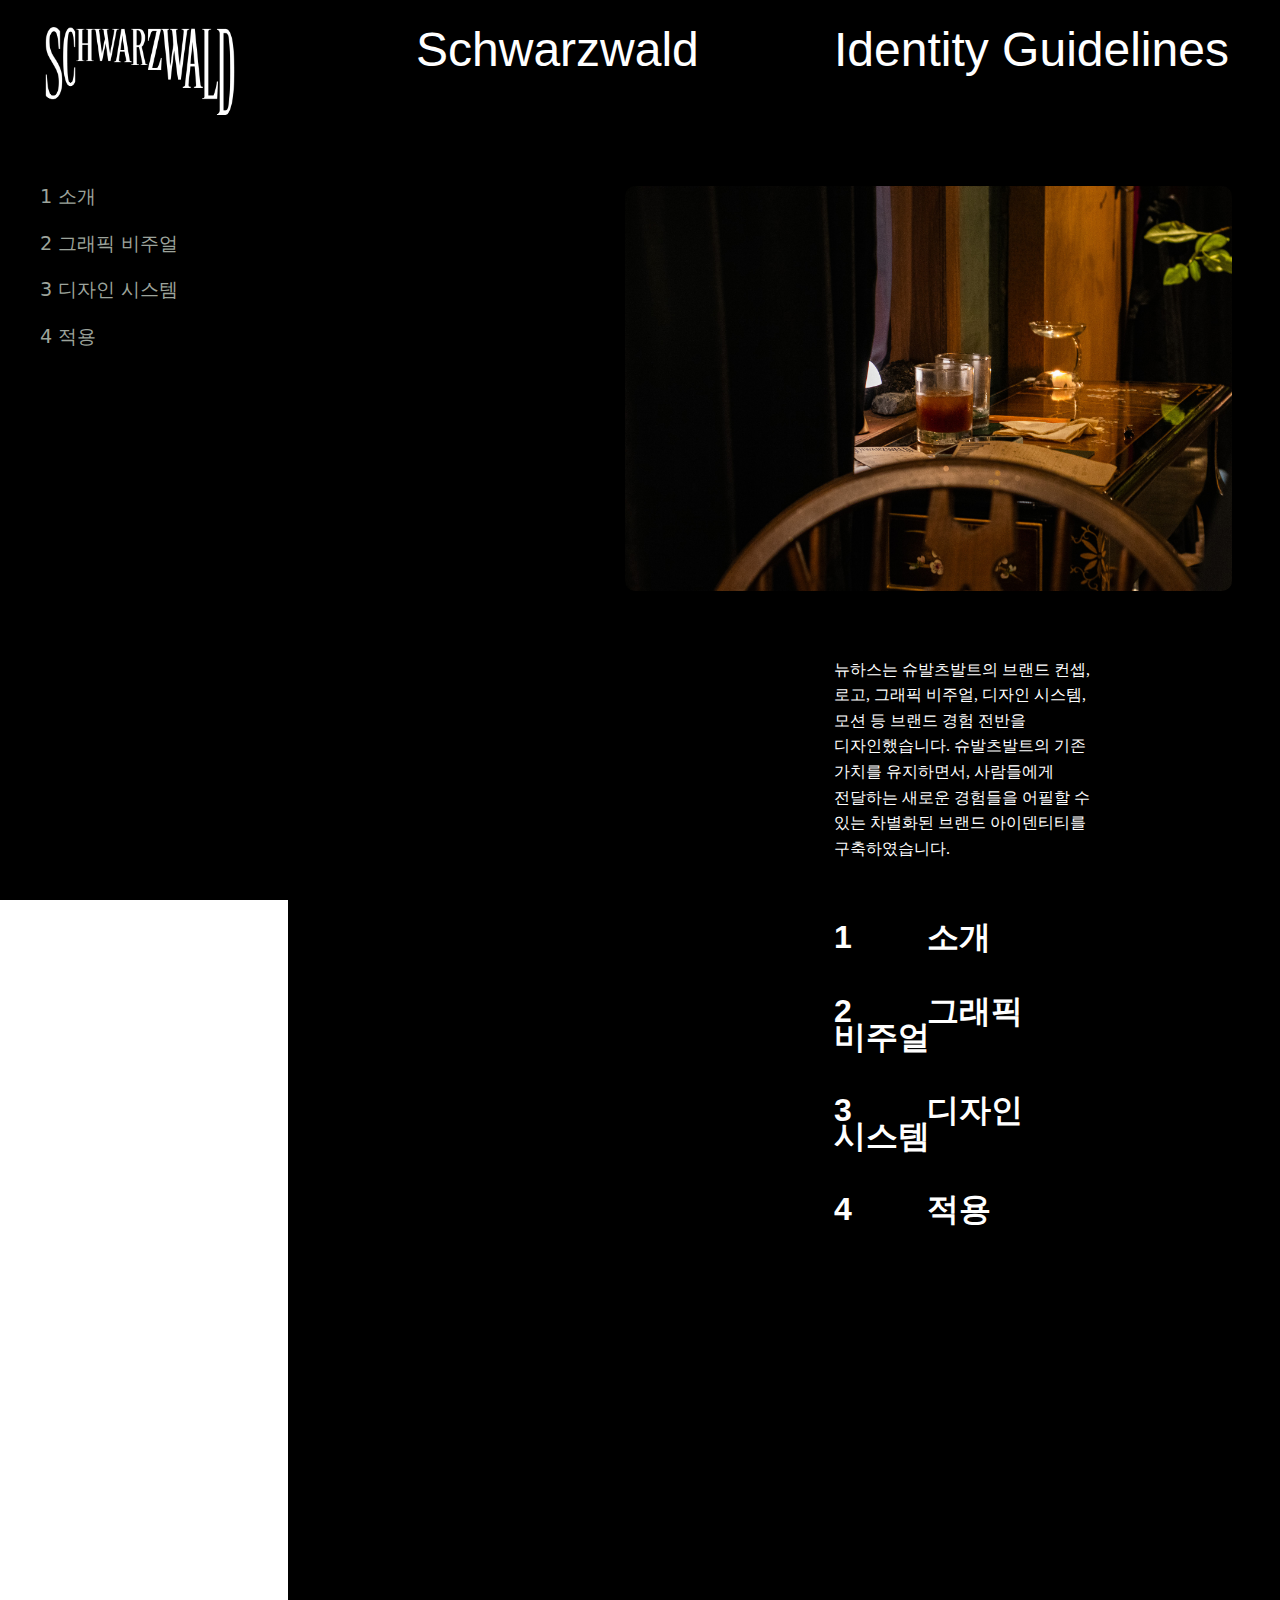
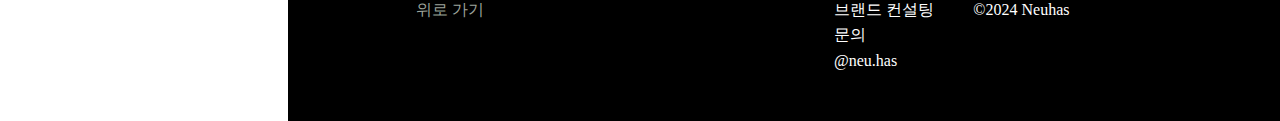
<file: index.html>
<!DOCTYPE html>
<html lang="ko">
<head>
    <meta charset="UTF-8">
    <meta http-equiv="X-UA-Compatible" content="IE=edge">
    <meta name="viewport" content="width=device-width, initial-scale=1.0">
    <link rel="stylesheet" href="/style.css">
    <link rel="icon" href="./image/favicon/icon-192x192.png">
    <title>Schwarzwald Brand System</title>
</head>
<body>
    <header>
        <div class="menu-wrapper">
            <a href="index.html"><img class="img-logo" src="./image/logo01.png" alt=""></a>
            <div class="menu-set">
                <ul>
                    <li class="menu"><a href="./subhtml/sch1.html">1 소개</a></li>
                        
                    <li><a href="./subhtml/sch2.html" class="menu">2 그래픽 비주얼</a></li>
                        
                    <li><a href="./subhtml/sch3.html" class="menu">3 디자인 시스템</a></li>
                        
                    <li><a href="./subhtml/sch4.html" class="menu">4 적용</a></li>
                        
                </ul>
            </div>
        </div>
    </header>
    <div id="page" class="grid-12" style="grid-template-columns: repeat(12, 1fr);">
        <h1 class="grid-span-6 eng" style="margin-bottom: 7rem;">Schwarzwald</h1>
        <h1 class="grid-span-6 eng" style="margin-bottom: 7rem;">Identity Guidelines</h1>
        <div class="grid-span-3"></div>
        <div class="grid-span-9">
            <img src="./image/overview01.png" alt="" style="width: 100%; margin-bottom: 4rem;">
        </div>
        <span class="grid-span-6"></span>
        <div class="grid-span-4 font-16 margin-bottom-last">  
                <div style="margin-bottom: 4rem;">
                    뉴하스는 슈발츠발트의 브랜드 컨셉, 로고, 그래픽 비주얼, 디자인 시스템, 모션 등
                    브랜드 경험 전반을 디자인했습니다. 슈발츠발트의 기존 가치를 유지하면서,
                    사람들에게 전달하는 새로운 경험들을 어필할 수 있는 차별화된 브랜드 아이덴티티를 구축하였습니다.
                </div>
                <p class="overview-list font-32"><a href="./subhtml/sch1.html"><span class="eng" style="padding-right: 4rem;">1</span> 소개</a></p>
                <p class="overview-list font-32"><a href="./subhtml/sch2.html"><span class="eng" style="padding-right: 4rem;">2</span> 그래픽 비주얼</a></p>
                <p class="overview-list font-32"><a href="./subhtml/sch3.html"><span class="eng" style="padding-right: 4rem;">3</span> 디자인 시스템</a></p>
                <p class="overview-list font-32"><a href="./subhtml/sch4.html"><span class="eng" style="padding-right: 4rem;">4</span> 적용</a></p>
        </div>
    </div>
    <footer id="page" class="grid-12 font-16" style="padding-bottom: 3rem;">
        <div class="grid-span-6">
            <a href="#top">위로 가기</a>
        </div>
        <div class="grid-span-2">
            브랜드 컨설팅 문의<br>
            @neu.has
        </div>
        <div class="grid-span-4">
            ©2024 Neuhas
        </div>
    </footer>
    <script src="https://ajax.googleapis.com/ajax/libs/jquery/3.5.1/jquery.min.js"></script>
    <script>
    $(document).ready(function(){
        // 내부 링크 클릭 이벤트 핸들러
        $('a[href^="#"]').on('click', function(event) {
            var target = $(this.getAttribute('href'));
            if( target.length ) {
                event.preventDefault(); // 기본 동작 방지
                $('html, body').stop().animate({
                    scrollTop: target.offset().top // 해당 섹션의 상단으로 스크롤
                }, 800); // 스크롤 속도 (밀리초)
            }
        });
    });
    </script>
</body>
</html>
</file>
<file: style.css>
:root {
    --black: #000;
    --white: #fff;
    --gray: #9DA49C;
    --linegray: #565656;
}

body {
    font-size: 62.5%;
    word-break: keep-all;
    margin: 0;
}

/* typography */
h1 {
    margin-top: 0;
    margin-bottom: 30px;
    font-size: 3rem;
    line-height: 101%;
    font-weight: 500;
    letter-spacing: -0.05em;
    color: var(--white);
}

.eng {
    font-family: Helvetica, sans-serif;
    letter-spacing: 0;
}

h2 {
    font-size: 2rem;
    line-height: 115%;
    font-weight: 700;
    letter-spacing: -0.02em;
    margin-top: 0;
    margin-bottom: 60px;
    color: var(--white);
}

span {
    color: var(--white);
}

.font-32 {
    font-size: 2rem;
    color: var(--white);
}

.font-16 {
    font-size: 1rem;
    line-height: 160%;
    color: var(--white);
}

.font-12 {
    font-size: 0.7rem;
    color: var(--gray);
}

.caption {
    margin-top: 0.5rem;
}

/* fit */
.margin-bottom-last {
    margin-bottom: 300px;
}

.margin-last {
    margin-bottom: 10rem;
}



/* header */
.menu > a  {
    font-size: 1.2rem;
}

li > a {
    font-size: 1.2rem;
}

a {
    text-decoration: none;
    color: var(--gray);
}

a:hover {
    color: var(--white);
    transition: all 0.2s ease-in-out;
}

a:not(hover) {
    color: var(--gray);
    transition: all 0.2s ease-in-out;
}

p {
    margin: 0 0 1rem;
    font-family: system-ui, -apple-system,'Helvetica Neue', sans-serif;
}

ul, li {
    margin: 0 0 1.3rem;
    font-family: system-ui, -apple-system,'Helvetica Neue', sans-serif;
    appearance: none;
}

img {
    width: 100%;
    border-radius: 10px;
}

.line {
    border: 0.2px var(--linegray) solid;
}

video {
    width: 100%;
    border: 0.2px var(--linegray) solid;
    border-radius: 10px;
}

.img-logo {
    width: 200px;
    padding: 20px 0 0 40px;
}

.top-line {
    border-top: 1px var(--white) solid;
    width: 100%;
}

.menu-wrapper {
    width: 20rem;
    top: 0;
    position: fixed;
    overflow-y: hidden;
    height: 100vh;
    background-color: var(--black);
}

.menu-set {
    padding: 20px 0 160px;
    font-family: '태고딕';
    font-size: 1rem;
}

.sub-menu {
    margin: 1em 0 1.6rem 0.7em;
    padding-left: 18px;

}

/* page */

#page {
    background-color: var(--black);
    padding: 1.6rem 3rem 0 8rem;
    margin-left: 288px; 
    /* margin-left: calc(100vw - 72.2vw - 246px);  */
}

/* grid */
.grid-12 {
    display: grid;
    grid-template-columns: repeat(12, 1fr);
    grid-column-gap: 20px;
}

.grid-7-line {
    display: grid;
    grid-template-columns:0.42fr 1fr;
}

.grid-span-1 {
    grid-column: span 1;
}

.grid-span-2 {
    grid-column: span 2;
}

.grid-span-3 {
    grid-column: span 3;
}

.grid-span-4 {
    grid-column: span 4;
}

.grid-span-5 {
    grid-column: span 5;
}

.grid-span-6 {
    grid-column: span 6;
}

.grid-span-7 {
    grid-column: span 7;
}

.grid-span-8 {
    grid-column: span 8;
}

.grid-span-9 {
    grid-column: span 9;
}

.grid-span-10 {
    grid-column: span 10;
}

.grid-span-12 {
    grid-column: span 12;
}

.overview-list {
    padding: 0;
    margin-bottom: 3rem;
    font-weight: 600;
}

.overview-list > a {
    color: var(--white);
}

.overview-list > a:hover {
    color: var(--gray);
}


/* footer */
footer {
    color: var(--white);
    padding-bottom: 3rem;
    bottom: 0;
}


/* 반응형 */
@media screen and (max-width: 1184px) {
    

}
@media screen and (max-width: 940px) {
    header {
        display: none;
    }
    #page {
        margin-left: 0;
        padding: 2rem;
    }
    #page > h1 {
        margin-bottom: 3rem !important;
    }
    .font-16 {
        font-size: 0.7rem;
    }

    .grid-12 {
        grid-column-gap: 5px !important;
    }

    h1 {
        font-size: 1.2rem;
    }
    h2 {
        font-size: 1rem;
    }

    .font-32 {
        font-size: 1rem;
    }
    .font-12 {
        font-size: 0.5rem;
    }
    .back {
        align-self: end;
        display: block !important;
    }
    .back > a {
        font-size: 0.7rem;
    }

}
</file>
